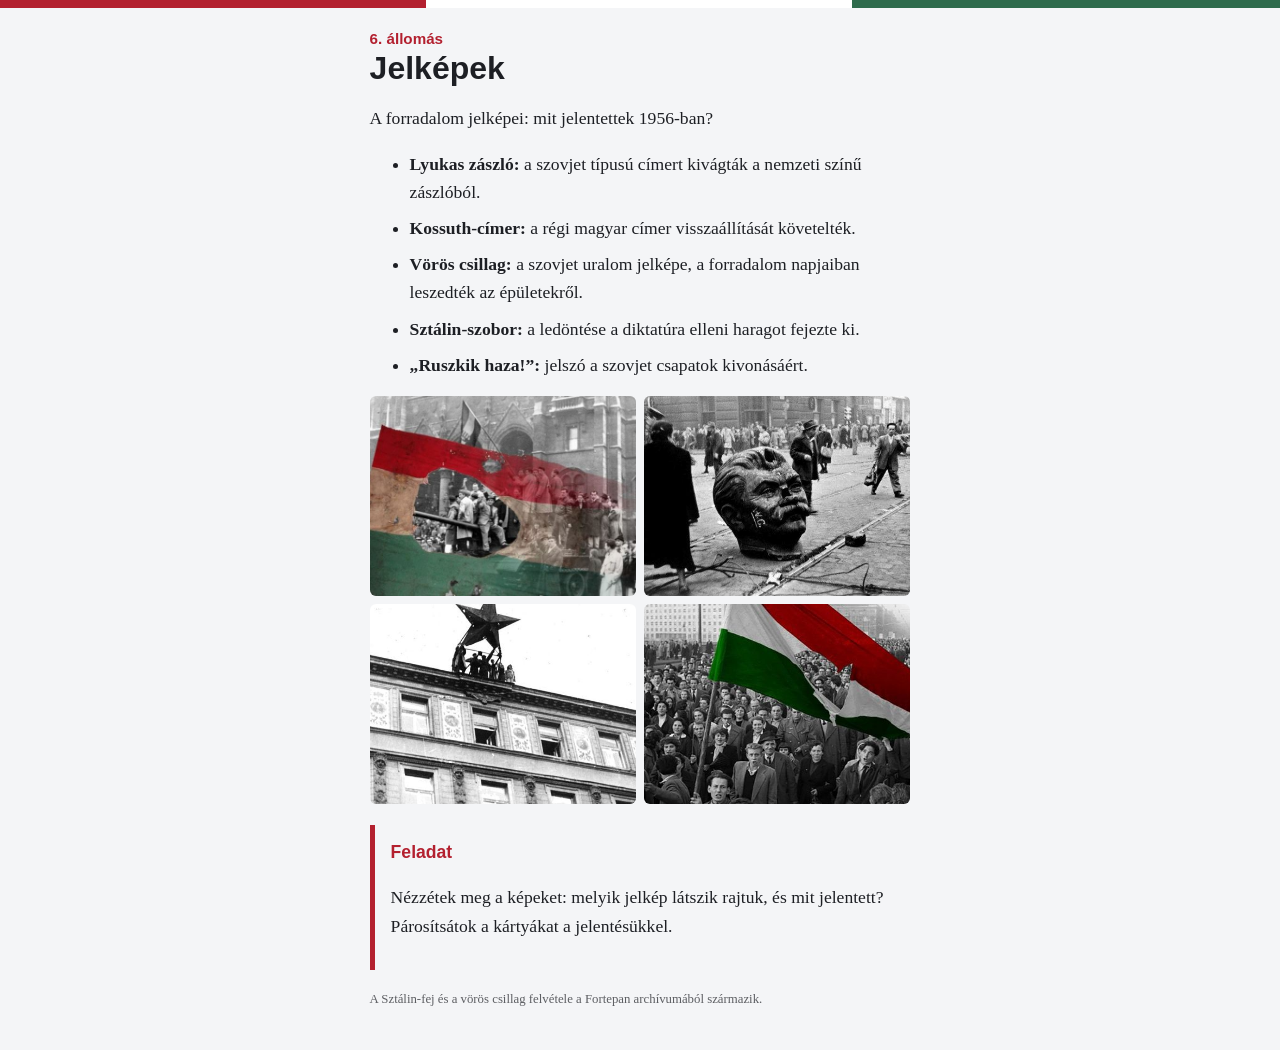
<file: index.html>
<!DOCTYPE html>
<html lang="hu">
<head>
<meta charset="utf-8">
<meta name="viewport" content="width=device-width, initial-scale=1">
<title>6. állomás – Jelképek</title>
<link rel="stylesheet" href="style.css">
</head>
<body>
<div class="flag"></div>
<main>
  <p class="st">6. állomás</p>
  <h1>Jelképek</h1>
  <p>A forradalom jelképei: mit jelentettek 1956-ban?</p>

  <ul>
    <li><b>Lyukas zászló:</b> a szovjet típusú címert kivágták a nemzeti színű zászlóból.</li>
    <li><b>Kossuth-címer:</b> a régi magyar címer visszaállítását követelték.</li>
    <li><b>Vörös csillag:</b> a szovjet uralom jelképe, a forradalom napjaiban leszedték az épületekről.</li>
    <li><b>Sztálin-szobor:</b> a ledöntése a diktatúra elleni haragot fejezte ki.</li>
    <li><b>„Ruszkik haza!”:</b> jelszó a szovjet csapatok kivonásáért.</li>
  </ul>

  <div class="g">
    <img src="flag.jpg" alt="Lyukas zászló">
    <img src="stalin.jpg" alt="A Sztálin-szobor feje">
    <img src="star.jpg" alt="Vörös csillag egy háztetőn">
    <img src="crowd.jpg" alt="Tömeg zászlóval">
  </div>

  <div class="task">
    <b>Feladat</b>
    <p>Nézzétek meg a képeket: melyik jelkép látszik rajtuk, és mit jelentett? Párosítsátok a kártyákat a jelentésükkel.</p>
  </div>

  <small>A Sztálin-fej és a vörös csillag felvétele a Fortepan archívumából származik.</small>
</main>
</body>
</html>
</file>
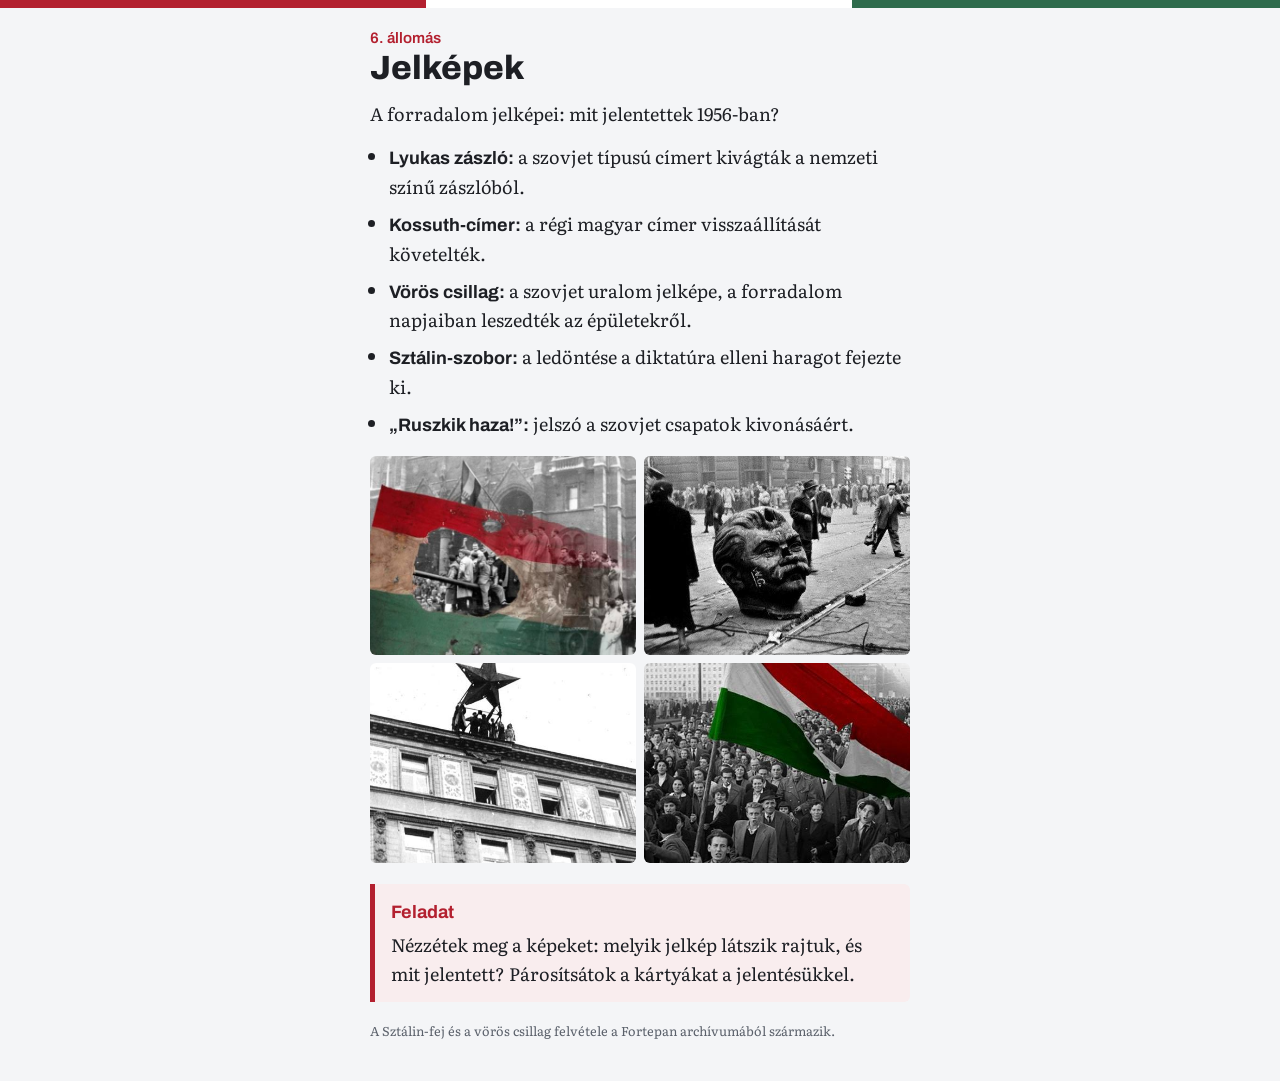
<file: 6. állomás – Jelképek.html>
<!DOCTYPE html>
<html lang="hu"><head><meta charset="utf-8">
<meta name="viewport" content="width=device-width, initial-scale=1, viewport-fit=cover">
<title>6. állomás – Jelképek</title>
<link href="https://fonts.googleapis.com/css2?family=Literata:wght@400;700&family=Archivo:wght@600;800&display=swap" rel="stylesheet">
<style>:root{--bg:#F4F5F7;--card:#fff;--ink:#1D1F24;--muted:#5B616B;--red:#B3202F;--green:#2E6B4C;--line:#D9DCE1;box-sizing:border-box;padding-top:env(safe-area-inset-top,0px);padding-bottom:env(safe-area-inset-bottom,0px)}
@media (prefers-color-scheme:dark){:root:not([data-theme="light"]){--bg:#15171A;--card:#1D2024;--ink:#ECEDEF;--muted:#A0A6B0;--red:#E5707C;--green:#6FBF95;--line:#2C3036}}
:root[data-theme="dark"]{--bg:#15171A;--card:#1D2024;--ink:#ECEDEF;--muted:#A0A6B0;--red:#E5707C;--green:#6FBF95;--line:#2C3036}
html{scroll-padding-top:env(safe-area-inset-top,0px)}*{box-sizing:border-box}
body{margin:0;background:var(--bg);color:var(--ink);font:400 1.125rem/1.6 Literata,Georgia,serif}
.flag{height:8px;background:linear-gradient(90deg,var(--red) 33.3%,var(--card) 33.3% 66.6%,var(--green) 66.6%)}
main{max-width:36rem;margin:0 auto;padding:1.4rem 1.1rem 2.5rem}
.st{font:600 .95rem Archivo,Arial,sans-serif;color:var(--red);margin:0}
h1{font:800 clamp(1.6rem,6vw,2.1rem)/1.15 Archivo,Arial,sans-serif;margin:.15rem 0 .8rem}
.lead{margin:.2rem 0 .9rem}
ul{padding-left:1.2rem;margin:.4rem 0 1rem}li{margin:.5rem 0}li b{font-family:Archivo,Arial,sans-serif}
.g{display:grid;grid-template-columns:1fr 1fr;gap:.5rem;margin:1rem 0}.g figure{margin:0}.g img{display:block;width:100%;height:100%;object-fit:cover;aspect-ratio:4/3;border-radius:6px}
.task{border-left:5px solid var(--red);background:color-mix(in srgb,var(--red) 8%,var(--card));padding:.8rem 1rem;margin:1.3rem 0 0;border-radius:0 6px 6px 0}
.task b{font-family:Archivo,Arial,sans-serif;color:var(--red)}.task p{margin:.3rem 0 0}
small{display:block;color:var(--muted);font-size:.8rem;margin-top:1.2rem}</style></head><body><div class="flag" aria-hidden="true"></div>
<main><p class="st">6. állomás</p><h1>Jelképek</h1>
<p class="lead">A forradalom jelképei: mit jelentettek 1956-ban?</p>
<ul><li><b>Lyukas zászló:</b> a szovjet típusú címert kivágták a nemzeti színű zászlóból.</li><li><b>Kossuth-címer:</b> a régi magyar címer visszaállítását követelték.</li><li><b>Vörös csillag:</b> a szovjet uralom jelképe, a forradalom napjaiban leszedték az épületekről.</li><li><b>Sztálin-szobor:</b> a ledöntése a diktatúra elleni haragot fejezte ki.</li><li><b>„Ruszkik haza!”:</b> jelszó a szovjet csapatok kivonásáért.</li></ul>
<div class="g"><figure><img src="[data-uri]" alt=""></figure><figure><img src="[data-uri]" alt=""></figure><figure><img src="[data-uri]" alt=""></figure><figure><img src="[data-uri]" alt=""></figure></div>
<div class="task"><b>Feladat</b><p>Nézzétek meg a képeket: melyik jelkép látszik rajtuk, és mit jelentett? Párosítsátok a kártyákat a jelentésükkel.</p></div>
<small>A Sztálin-fej és a vörös csillag felvétele a Fortepan archívumából származik.</small>
</main></body></html>
</file>
<file: style.css>
:root{--bg:#F4F5F7;--ink:#1D1F24;--red:#B3202F;--green:#2E6B4C}
@media (prefers-color-scheme:dark){:root{--bg:#15171A;--ink:#ECEDEF;--red:#E5707C;--green:#6FBF95}}
*{box-sizing:border-box}
body{margin:0;background:var(--bg);color:var(--ink);font:1.1rem/1.6 Georgia,serif}
.flag{height:8px;background:linear-gradient(90deg,var(--red) 33.3%,#fff 33.3% 66.6%,var(--green) 66.6%)}
main{max-width:36rem;margin:0 auto;padding:1.4rem 1.1rem 2.5rem}
.st{margin:0;color:var(--red);font:600 .95rem Arial,sans-serif}
h1{margin:.15rem 0 .8rem;font:800 2rem/1.15 Arial,sans-serif}
li{margin:.5rem 0}
.g{display:grid;grid-template-columns:1fr 1fr;gap:.5rem;margin:1rem 0}
.g img{display:block;width:100%;aspect-ratio:4/3;object-fit:cover;border-radius:6px}
.task{border-left:5px solid var(--red);padding:.8rem 1rem;margin-top:1.3rem}
.task b{color:var(--red);font-family:Arial,sans-serif}
small{display:block;margin-top:1.2rem;font-size:.8rem;opacity:.7}
</file>
